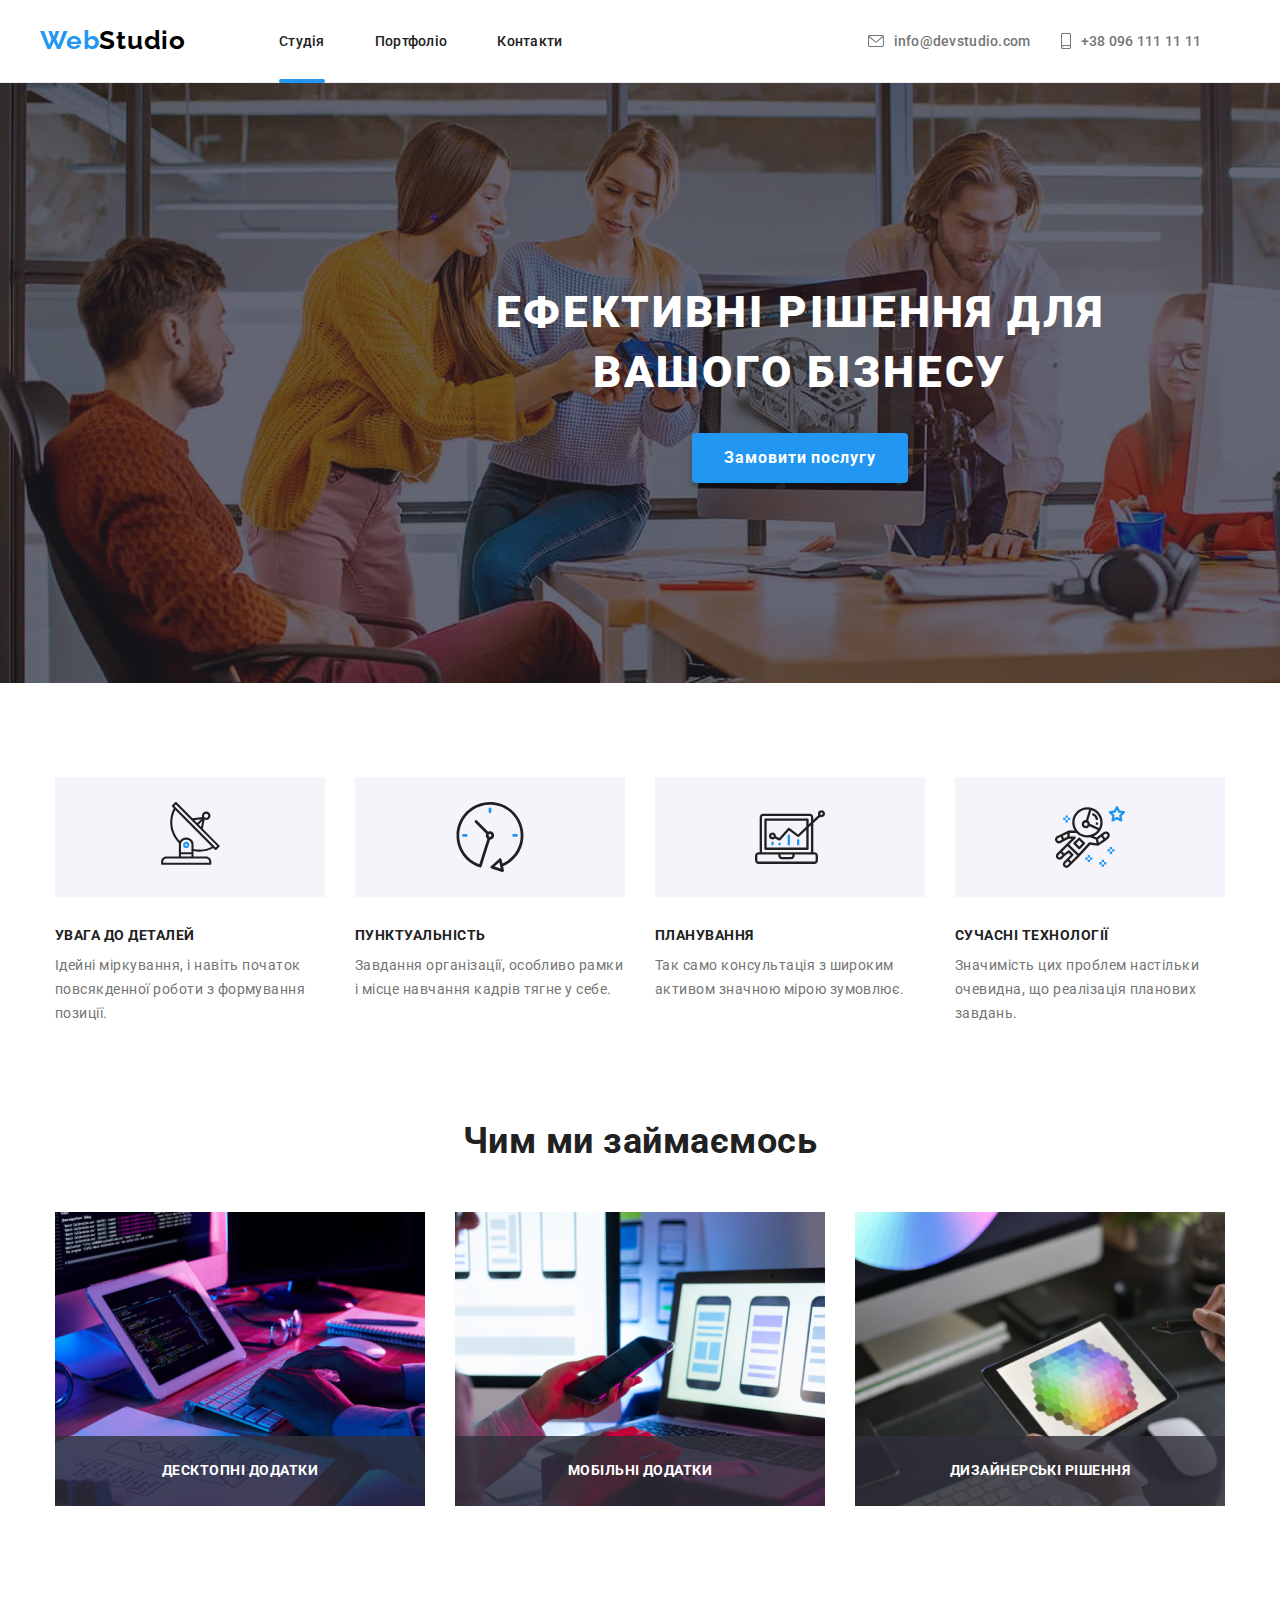
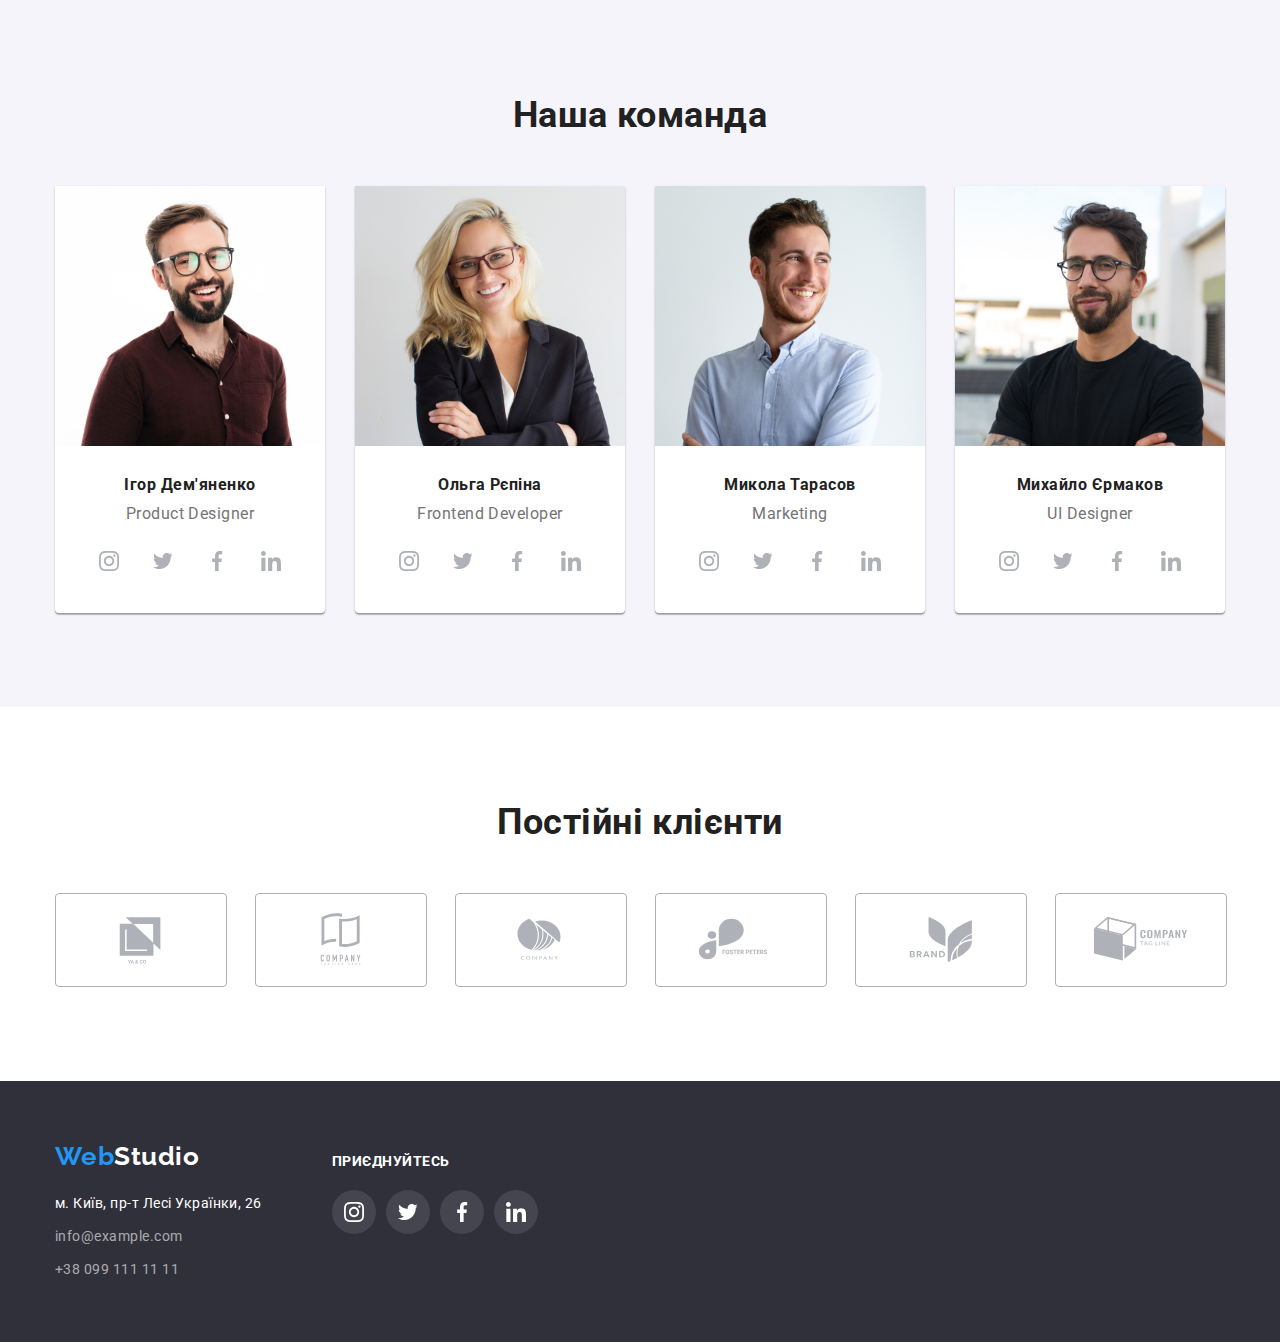
<file: index.html>
<!DOCTYPE html>
<html lang="uk">

<head>
  <meta charset="UTF-8" />
  <meta http-equiv="X-UA-Compatible" content="IE=edge" />
  <meta hero-iv-name="viewport" content="width=device-width, initial-scale=1.0" />
  <title>Головна</title>
  <link rel="preconnect" href="https://fonts.googleapis.com" />
  <link rel="preconnect" href="https://fonts.gstatic.com" crossorigin />
  <link href="https://fonts.googleapis.com/css2?family=Raleway:wght@700&family=Roboto:wght@400;500;700;900&display=swap"
    rel="stylesheet" />
  <link rel="stylesheet"
    href="https://cdnjs.cloudflare.com/ajax/libs/modern-normalize/1.1.0/modern-normalize.min.css" />
  <link rel="stylesheet" href="./css/styles.css" />
</head>

<body>
  <!--Шапка  сторінки-->
  <header class="line-border">
    <div class="container header-container">
      <a class="header-logo" href="index.html" title="Наш Логотип"><span class="header-logo-web">Web</span>Studio</a>
      <ul class="header-list">
        <li class="header-item">
          <a class="header-link-web current" href="./index.html" title="Наша Студія">Студія</a>
        </li>
        <li class="header-item">
          <a class="header-link-web" href="./portfolio.html" title="Наші проекти">Портфоліо</a>
        </li>
        <li class="header-item">
          <a class="header-link-web" href="./index.html" title="Наші контакти">Контакти</a>
        </li>
      </ul>
      <ul class="header-contact-list">
        <li class="header-contact-item">
          <a class="header-contact-link" href="mailto:info@devstudio.com">
            <svg class="header-mail-contact" width="16" height="12">
              <use href="./images/symbol-defs.svg#icon-envelope-hover-1"></use>
            </svg>
            info@devstudio.com
          </a>
        </li>
        <li class="header-contact-item">
          <a class="header-contact-link" href="tel:+380961111111">
            <svg class="header-tel-contact" width="10" height="16">
              <use href="./images/symbol-defs.svg#icon-smartphone1-1"></use>
            </svg>+38 096 111 11 11</a>
        </li>
      </ul>
    </div>
    </section>
  </header>
  <main>
    <section class="section hero">
      <div class="hero-container overlay">
        <h1 class="hero-text">Ефективні рішення для вашого бізнесу</h1>
        <button type="button" class="hero-btn" data-modal-open>
          Замовити послугу
        </button>
      </div>
    </section>

    <!-- Section I I   I -->

    <section class="section hero-ii">
      <!-- Заголовок, которого не будет видно -->

      <h2 class="hero-ii-text visually-hidden">Правила нашої работи</h2>

      <ul class="hero-ii-container">
        <li class="hero-ii-item">
          <svg class="equipment">
            <use href="./images/symbol-defs.svg#icon-antenna1"></use>
          </svg>
          <h3 class="hero-ii-title">УВАГА ДО ДЕТАЛЕЙ</h3>
          <p class="hero-ii-item-text">
            Ідейні міркування, і навіть початок повсякденної роботи з
            формування позиції.
          </p>
        </li>
        <li class="hero-ii-item">
          <svg class="equipment">
            <use href="./images/symbol-defs.svg#icon-clock1"></use>
          </svg>
          <h3 class="hero-ii-title">Пунктуальність</h3>
          <p class="hero-ii-item-text">
            Завдання організації, особливо рамки і місце навчання кадрів тягне
            у себе.
          </p>
        </li>
        <li class="hero-ii-item">
          <svg class="equipment">
            <use href="./images/symbol-defs.svg#icon-diagram1"></use>
          </svg>
          <h3 class="hero-ii-title">Планування</h3>
          <p class="hero-ii-item-text">
            Так само консультація з широким активом значною мірою зумовлює.
          </p>
        </li>
        <li class="hero-ii-item">
          <svg class="equipment">
            <use href="./images/symbol-defs.svg#icon-astronaut1-1"></use>
          </svg>

          <h3 class="hero-ii-title">Сучасні технології</h3>
          <p class="hero-ii-item-text">
            Значимість цих проблем настільки очевидна, що реалізація планових
            завдань.
          </p>
        </li>
      </ul>
      <!-- Section I I I -->
    </section>
    <section class="section hero-iii">
      <div class="container">
        <h2 class="hero-iii-title">Чим ми займаємось</h2>
        <ul class="container header-container">
          <li class="hero-iii-item">
            <div class="thumb">
              <img src="./images/box1.jpg" alt="Работа на планшеті" width="370" />
              <p class="hero-iii-desk">Десктопні додатки</p>
            </div>
          </li>
          <li class="hero-iii-item">
            <div class="thumb">
              <img src="./images/box2.jpg" alt="Перенесення даних з телефона на ноутбук" width="370" />
              <p class="hero-iii-desk">Мобільні додатки</p>
            </div>
          </li>
          <li class="hero-iii-item">
            <div class="thumb">
              <img src="./images/box3.jpg" alt="Выбір кольора на планшеті" width="370" />
              <p class="hero-iii-desk">Дизайнерські рішення</p>
            </div>
          </li>
        </ul>
    </section>
    </div>
    <section class="section hero-iv-team">
      <h2 class="hero-iii-title">Наша команда</h2>
      <div class="container">
        <ul class="container-team">
          <li class="hero-iv-item">
            <img src="./images/img1.jpg" alt="Портрет Ігоря" width="270" />
            <h3 class="hero-iv-name">Ігор Дем'яненко</h3>
            <p class="hero-iv-text">Product Designer</p>
            <ul class="social-list">
              <li>
                <a href="#" class="social-link">
                  <svg class="soc" width="20" height="20">
                    <use href="./images/symbol-defs.svg#icon-instagram-new"></use>
                  </svg>
                </a>
              </li>
              <li>
                <a href="#" class="social-link">
                  <svg class="soc" width="20" height="20">
                    <use href="./images/symbol-defs.svg#icon-twitter-2"></use>
                  </svg>
                </a>
              </li>
              <li>
                <a href="#" class="social-link">
                  <svg class="soc" width="20" height="20">
                    <use href="./images/symbol-defs.svg#icon-facebook-1"></use>
                  </svg>
                </a>
              </li>
              <li>
                <a href="#" class="social-link">
                  <svg class="soc" width="20" height="20">
                    <use href="./images/symbol-defs.svg#icon-linkedin-1"></use>
                  </svg>
                </a>
              </li>
            </ul>
          </li>
          <li class="hero-iv-item">
            <img src="./images/img2.jpg" alt="Портрет Ольги" width="270" />
            <h3 class="hero-iv-name">Ольга Рєпіна</h3>
            <p class="hero-iv-text">Frontend Developer</p>
            <ul class="social-list">
              <li>
                <a href="#" class="social-link">
                  <svg class="soc" width="20" height="20">
                    <use href="./images/symbol-defs.svg#icon-instagram-new"></use>
                  </svg>
                </a>
              </li>
              <li>
                <a href="#" class="social-link">
                  <svg class="soc" width="20" height="20">
                    <use href="./images/symbol-defs.svg#icon-twitter-2"></use>
                  </svg>
                </a>
              </li>
              <li>
                <a href="#" class="social-link">
                  <svg class="soc" width="20" height="20">
                    <use href="./images/symbol-defs.svg#icon-facebook-1"></use>
                  </svg>
                </a>
              </li>
              <li>
                <a href="#" class="social-link">
                  <svg class="soc" width="20" height="20">
                    <use href="./images/symbol-defs.svg#icon-linkedin-1"></use>
                  </svg>
                </a>
              </li>
            </ul>
          </li>
          <li class="hero-iv-item">
            <img src="./images/img3.jpg" alt="Портрет Миколи" width="270" />
            <h3 class="hero-iv-name">Микола Тарасов</h3>
            <p class="hero-iv-text">Marketing</p>
            <ul class="social-list">
              <li>
                <a href="#" class="social-link">
                  <svg class="soc" width="20" height="20">
                    <use href="./images/symbol-defs.svg#icon-instagram-new"></use>
                  </svg>
                </a>
              </li>
              <li>
                <a href="#" class="social-link">
                  <svg class="soc" width="20" height="20">
                    <use href="./images/symbol-defs.svg#icon-twitter-2"></use>
                  </svg>
                </a>
              </li>
              <li>
                <a href="#" class="social-link">
                  <svg class="soc" width="20" height="20">
                    <use href="./images/symbol-defs.svg#icon-facebook-1"></use>
                  </svg>
                </a>
              </li>
              <li>
                <a href="#" class="social-link">
                  <svg class="soc" width="20" height="20">
                    <use href="./images/symbol-defs.svg#icon-linkedin-1"></use>
                  </svg>
                </a>
              </li>
            </ul>
          </li>
          <li class="hero-iv-item">
            <img src="./images/img4.jpg" alt="Портрет Михайла" width="270" />
            <h3 class="hero-iv-name">Михайло Єрмаков</h3>
            <p class="hero-iv-text">UI Designer</p>
            <ul class="social-list">
              <li>
                <a href="#" class="social-link">
                  <svg class="soc" width="20" height="20">
                    <use href="./images/symbol-defs.svg#icon-instagram-new"></use>
                  </svg>
                </a>
              </li>
              <li>
                <a href="#" class="social-link">
                  <svg class="soc" width="20" height="20">
                    <use href="./images/symbol-defs.svg#icon-twitter-2"></use>
                  </svg>
                </a>
              </li>
              <li>
                <a href="#" class="social-link">
                  <svg class="soc" width="20" height="20">
                    <use href="./images/symbol-defs.svg#icon-facebook-1"></use>
                  </svg>
                </a>
              </li>
              <li>
                <a href="#" class="social-link">
                  <svg class="soc" width="20" height="20">
                    <use href="./images/symbol-defs.svg#icon-linkedin-1"></use>
                  </svg>
                </a>
              </li>
            </ul>
          </li>
        </ul>
    </section>
    </div>
    <section class="section">
      <h2 class="hero-iii-title">Постійні клієнти</h2>
      <div class="container">
        <ul class="clients-list">
          <li class="clients-item">
            <a href="#" class="main-clients">
              <svg class="clients" width="170" height="92">
                <use href="./images/symbol-defs.svg#icon-Logo-5"></use>
              </svg>
            </a>
          </li>
          <li class="clients-item">
            <a href="#" class="main-clients">
              <svg class="clients" width="170" height="92">
                <use href="./images/symbol-defs.svg#icon-Logo-6"></use>
              </svg>
            </a>
          </li>
          <li class="clients-item">
            <a href="#" class="main-clients">
              <svg class="clients" width="170" height="92">
                <use href="./images/symbol-defs.svg#icon-Logo-7"></use>
              </svg>
            </a>
          </li>
          <li class="clients-item" >
            <a href="#" class="main-clients">
              <svg class="clients" width="170" height="92">
                <use href="./images/symbol-defs.svg#icon-Logo-8"></use>
              </svg>
            </a>
          </li>
          <li class="clients-item">
            <a href="#" class="main-clients">
              <svg class="clients" width="170" height="92">
                <use href="./images/symbol-defs.svg#icon-Logo-9"></use>
              </svg>
            </a>
          </li>
          <li class="clients-item">
            <a href="#" class="main-clients">
              <svg class="clients" width="170" height="92">
                <use href="./images/symbol-defs.svg#icon-Logo-10"></use>
              </svg>
            </a>
          </li>
        </ul>
      </div>
    </section>
  </main>
  <footer class="footer-studio">
    <div class="container main-footer">
      <div class="footer-container">
        <a class="footer-text" href="./index.html" title="Наш Логотип"><span
            class="header-logo-web">Web</span>Studio</a>
        <ul class="footer-address">
          <li class="footer-item">
            <a class="footer-map" href="https://google.maps/" rel="noopener noreferrer">
              м. Київ, пр-т Лесі Українки, 26</a>
          </li>
          <li class="footer-item">
            <a class="footer-link" href="mailto:info@example.com">info@example.com</a>
          </li>
          <li class="footer-item">
            <a class="footer-link" href="tel:+380991111111">+38 099 111 11 11</a>
          </li>
        </ul>
      </div>
      <div class="last-footer">
        <h3 class="footer-title">приєднуйтесь</h3>
        <ul class="footer-social-list">
          <li>
            <a href="#" class="footer-social-link">
              <svg class="footer-soc" width="20" height="20">
                <use href="./images/symbol-defs.svg#icon-instagram-new"></use>
              </svg>
            </a>
          </li>
          <li>
            <a href="#" class="footer-social-link">
              <svg class="footer-soc" width="20" height="20">
                <use href="./images/symbol-defs.svg#icon-twitter-2"></use>
              </svg>
            </a>
          </li>
          <li>
            <a href="#" class="footer-social-link">
              <svg class="footer-soc" width="20" height="20">
                <use href="./images/symbol-defs.svg#icon-facebook-1"></use>
              </svg>
            </a>
          </li>
          <li>
            <a href="#" class="footer-social-link">
              <svg class="footer-soc" width="20" height="20">
                <use href="./images/symbol-defs.svg#icon-linkedin-1"></use>
              </svg>
            </a>
          </li>
        </ul>
      </div>
    </div>
  </footer>
  <div class="backdrop is-hidden" data-modal>
    <div class="modal">      
        <div class="modal-button-close">
          <button type="button" class="modal-close" data-modal-close>
        <svg class="icon-modul" width="11" height="11">
          <use href="./images/symbol-defs.svg#icon-x-icon-modal"></use>
        </svg>
        </button>
    </div>
        
      
    </div>
  </div>
  <script src="./js/modal.js"></script>
</body>

</html>
</file>
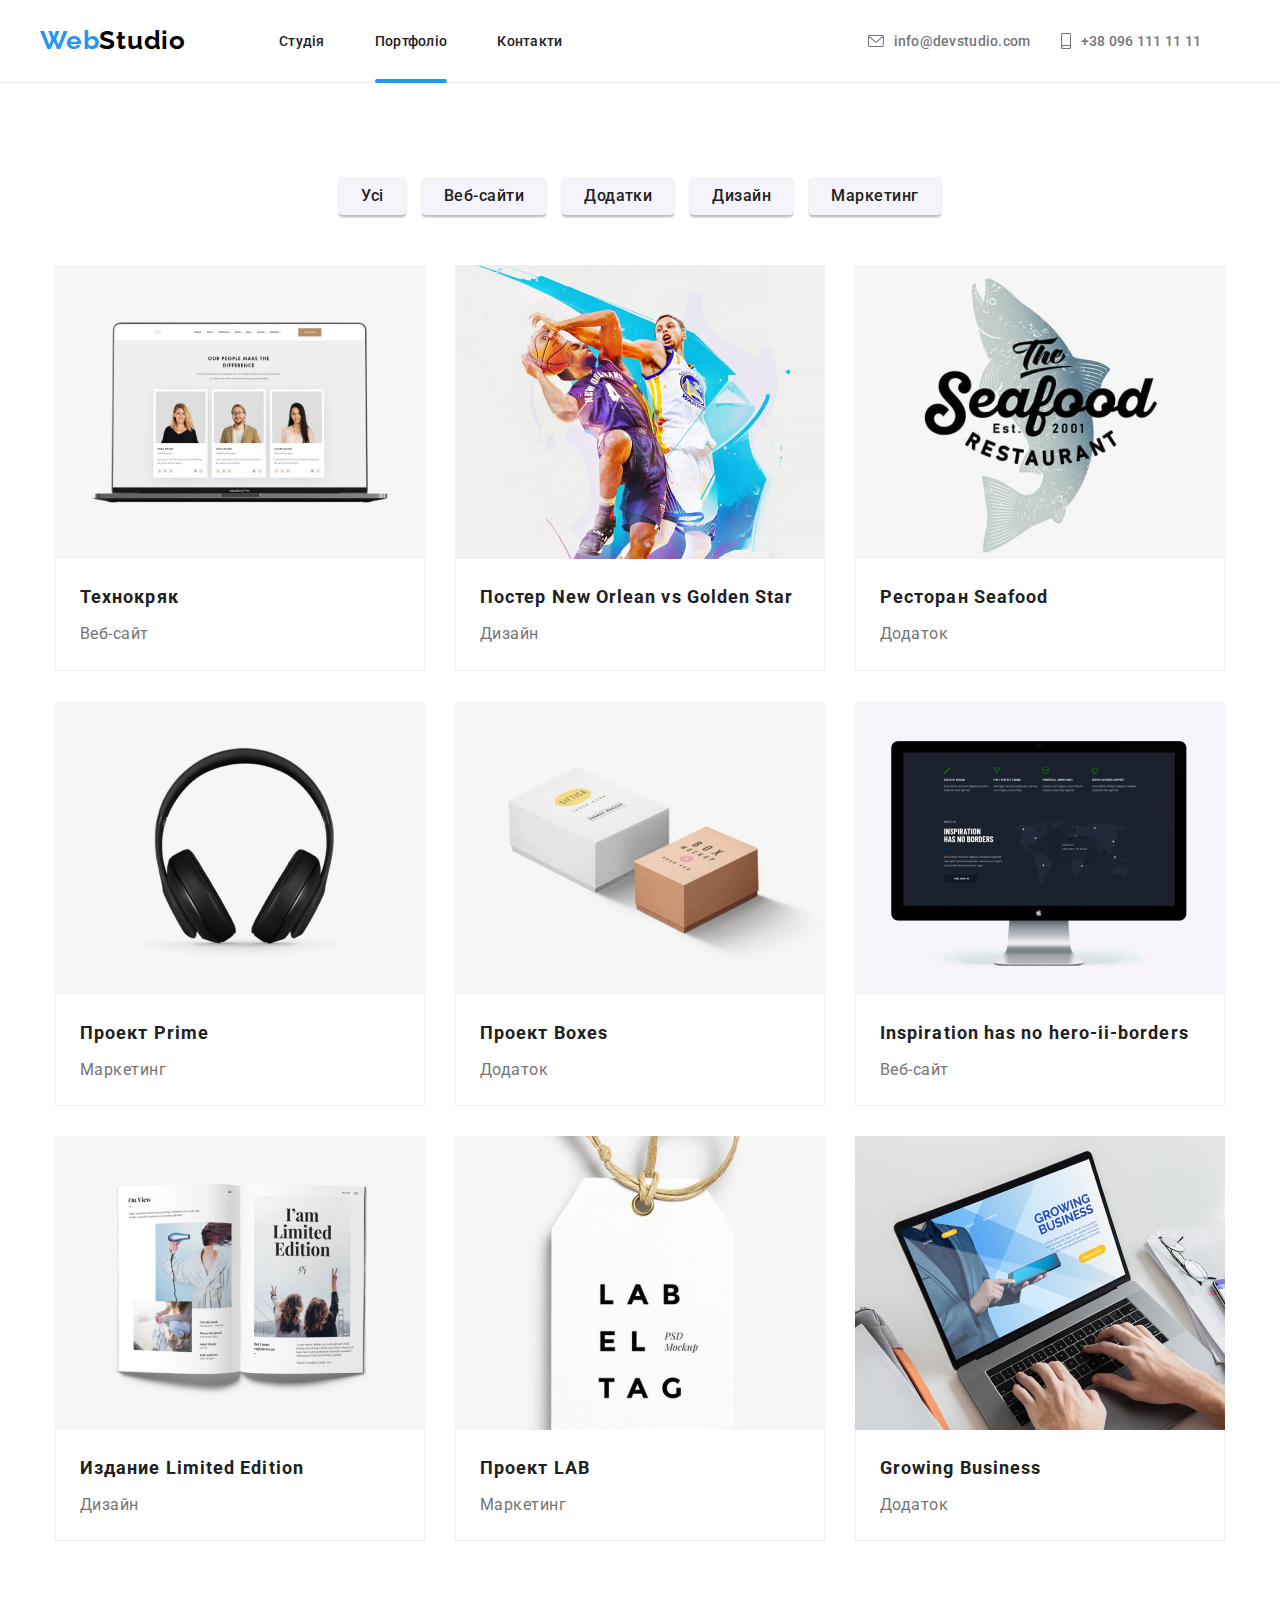
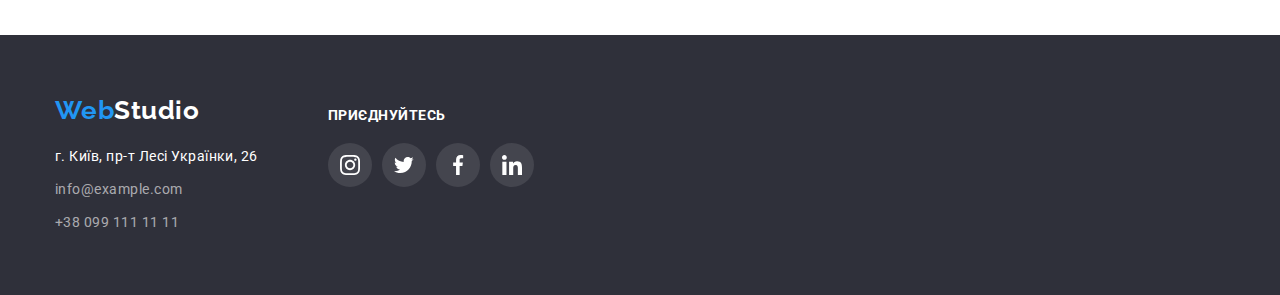
<file: portfolio.html>
<!DOCTYPE html>
<html lang="uk">
  <head>
    <meta charset="UTF-8" />
    <meta http-equiv="X-UA-Compatible" content="IE=edge" />
    <meta hero-iv-name="viewport" content="width=device-width, initial-scale=1.0" />
    <title>Головна</title>
    <link rel="preconnect" href="https://fonts.googleapis.com" />
    <link rel="preconnect" href="https://fonts.gstatic.com" crossorigin />
    <link
      href="https://fonts.googleapis.com/css2?family=Raleway:wght@700&family=Roboto:wght@400;500;700;900&display=swap"
      rel="stylesheet"
    />
    <link
      rel="stylesheet"
      href="https://cdnjs.cloudflare.com/ajax/libs/modern-normalize/1.1.0/modern-normalize.min.css"
    />
    <link rel="stylesheet" href="./css/styles.css" />
  </head>
  <body>
    <!--Шапка  сторінки-->
    <header class="line-border">
             <div class="container header-container">
          <a class="header-logo" href="index.html" title="Наш Логотип"
            ><span class="header-logo-web">Web</span>Studio</a
          >
          <ul class="header-list">
            <li class="header-item">
              <a class="header-link-web" href="./index.html" title="Наша Студія">Студія</a>
            </li>
            <li class="header-item">
              <a class="header-link-web current" href="./portfolio.html" title="Наші проекти">Портфоліо</a>
            </li>
            <li class="header-item">
              <a class="header-link-web" href="./index.html" title="Наші контакти">Контакти</a>
            </li>
          </ul>
          <ul class="header-contact-list">
            <li class="header-contact-item">
              <a class="header-contact-link" href="mailto:info@devstudio.com">
                <svg class="header-mail-contact" width="16" height="12">
                  <use href="./images/symbol-defs.svg#icon-envelope-hover-1"></use>
                </svg>
                info@devstudio.com
              </a>
            </li>
            <li class="header-contact-item">
              <a class="header-contact-link" href="tel:+380961111111">
                <svg class="header-tel-contact" width="10" height="16">
                  <use href="./images/symbol-defs.svg#icon-smartphone1-1"></use></svg
                >+38 096 111 11 11</a
              >
            </li>
          </ul>
        </div>
      </section>
    </header>
  <main>
    <section class="section">
      
      <h1 class="hero-port visually-hidden">Головна секція</h1>
    <div class="container">
      <ul class="header-container-port">
        <li class="hero-port-item"><button type="button" class="hero-port-btn">Усі</button></li>
        <li class="hero-port-item"><button type="button" class="hero-port-btn">Веб-сайти</button></li>
        <li class="hero-port-item"><button type="button" class="hero-port-btn">Додатки</button></li>
        <li class="hero-port-item"><button type="button" class="hero-port-btn">Дизайн</button></li>
        <li class="hero-port-item"><button type="button" class="hero-port-btn">Маркетинг</button></li>
      </ul>
      <!-- <section class="hero-ii-port"> -->
      <ul class="hero-ii-port-container">
        <li class="hero-ii-port-item">
          <div class="thumb-port">
          <img src="./images/img5.jpg" alt="Сайт ТЕХНОКРЯК" width="370" />
          <p class="hero-ii-port-move">Ресурс пропонує комплексні пропозиції 
            з різним рівнем функціоналу та сервісів. Все це дозволить відвідувачу
             отримати вичерпні відомості про компанію чи приватну особу.</p>
          </div>
          <div class="hero-ii-border">
            <h2 class="hero-ii-port-title">Технокряк</h2>
            <p class="hero-ii-port-text">Веб-сайт</p>
          </div>
        </li>
        <li class="hero-ii-port-item">
          <div class="thumb-port">
             <img src="./images/img6.jpg" alt="Постер New Orlean vs Golden Star" width="370" />
               <p class="hero-ii-port-move">Ресурс пропонує комплексні пропозиції 
            з різним рівнем функціоналу та сервісів. Все це дозволить відвідувачу
             отримати вичерпні відомості про компанію чи приватну особу.</p>
          </div>
          <div class="hero-ii-border">
            <div class="thumb-port">
            <h2 class="hero-ii-port-title">Постер New Orlean vs Golden Star</h2>
            <p class="hero-ii-port-text">Дизайн</p>
          </div>
        </li>
        <li class="hero-ii-port-item">
          <div class="thumb-port">
          <img src="./images/img7.jpg" alt="Ресторан Seafood" width="370" />
          <p class="hero-ii-port-move">Ресурс пропонує комплексні пропозиції 
            з різним рівнем функціоналу та сервісів. Все це дозволить відвідувачу
             отримати вичерпні відомості про компанію чи приватну особу.</p>
          </div>
          <div class="hero-ii-border">
            <h2 class="hero-ii-port-title">Ресторан Seafood</h2>
            <p class="hero-ii-port-text">Додаток</p>
          </div>
        </li>
        <li class="hero-ii-port-item">
          <div class="thumb-port">
          <img src="./images/img8.jpg" alt="Проект Prime" width="370" />
          <p class="hero-ii-port-move">Ресурс пропонує комплексні пропозиції 
            з різним рівнем функціоналу та сервісів. Все це дозволить відвідувачу
             отримати вичерпні відомості про компанію чи приватну особу.</p>
          </div>
          <div class="hero-ii-border">
            <h2 class="hero-ii-port-title">Проект Prime</h2>
            <p class="hero-ii-port-text">Маркетинг</p>
          </div>
        </li>
        <li class="hero-ii-port-item">
          <div class="thumb-port">
          <img src="./images/img9.jpg" alt="Проект Boxes" width="370" />
          <p class="hero-ii-port-move">Ресурс пропонує комплексні пропозиції 
            з різним рівнем функціоналу та сервісів. Все це дозволить відвідувачу
             отримати вичерпні відомості про компанію чи приватну особу.</p>
          </div>
          <div class="hero-ii-border">
            <h2 class="hero-ii-port-title">Проект Boxes</h2>
            <p class="hero-ii-port-text">Додаток</p>
          </div>
        </li>
        <li class="hero-ii-port-item">
          <div class="thumb-port">
          <img src="./images/img10.jpg" alt="Inspiration has no Borders" width="370" />
          <p class="hero-ii-port-move">Ресурс пропонує комплексні пропозиції 
            з різним рівнем функціоналу та сервісів. Все це дозволить відвідувачу
             отримати вичерпні відомості про компанію чи приватну особу.</p>
          </div>
          <div class="hero-ii-border">
            <h2 class="hero-ii-port-title">Inspiration has no hero-ii-borders</h2>
            <p class="hero-ii-port-text">Веб-сайт</p>
          </div>
        </li>
        <li class="hero-ii-port-item">
          <div class="thumb-port">
          <img src="./images/img11.jpg" alt="Видання Limited Edition" width="370" />
          <p class="hero-ii-port-move">Ресурс пропонує комплексні пропозиції 
            з різним рівнем функціоналу та сервісів. Все це дозволить відвідувачу
             отримати вичерпні відомості про компанію чи приватну особу.</p>
          </div>
          <div class="hero-ii-border">
            <h2 class="hero-ii-port-title">Издание Limited Edition</h2>
            <p class="hero-ii-port-text">Дизайн</p>
          </div>
        </li>
        <li class="hero-ii-port-item">
          <div class="thumb-port">
          <img src="./images/img12.jpg" alt="Проект LAB" width="370" />
          <p class="hero-ii-port-move">Ресурс пропонує комплексні пропозиції 
            з різним рівнем функціоналу та сервісів. Все це дозволить відвідувачу
             отримати вичерпні відомості про компанію чи приватну особу.</p>
          </div>
          <div class="hero-ii-border">
            <h2 class="hero-ii-port-title">Проект LAB</h2>
            <p class="hero-ii-port-text">Маркетинг</p>
          </div>
        </li>
        <li class="hero-ii-port-item">
          <div class="thumb-port">
          <img src="./images/img13.jpg" alt="Growing Business" width="370" />
          <p class="hero-ii-port-move">Ресурс пропонує комплексні пропозиції 
            з різним рівнем функціоналу та сервісів. Все це дозволить відвідувачу
             отримати вичерпні відомості про компанію чи приватну особу.</p>
          </div>
          <div class="hero-ii-border">
            <h2 class="hero-ii-port-title">Growing Business</h2>
            <p class="hero-ii-port-text">Додаток</p>
          </div>
        </li>
      </ul>
      </div>
    </section>
  </main>
   <footer class="footer-studio">
      <div class="container main-footer">
        <div class="footer-container">
          <a class="footer-text" href="./index.html" title="Наш Логотип"
            ><span class="header-logo-web">Web</span>Studio</a
          >
          <ul class="footer-address">
            <li class="footer-item">
              <a class="footer-map" href="https://google.maps/" rel="noopener noreferrer">
                г. Київ, пр-т Лесі Українки, 26</a
              >
            </li>
            <li class="footer-item">
              <a class="footer-link" href="mailto:info@example.com">info@example.com</a>
            </li>
            <li class="footer-item">
              <a class="footer-link" href="tel:+380991111111">+38 099 111 11 11</a>
            </li>
          </ul>
        </div>
        <div class="last-footer">
          <h3 class="footer-title">приєднуйтесь</h3>
          <ul class="footer-social-list">
            <li>
              <a href="#" class="footer-social-link">
                <svg class="footer-soc" width="20" height="20">
                  <use href="./images/symbol-defs.svg#icon-instagram-new"></use>
                </svg>
              </a>
            </li>
            <li>
              <a href="#" class="footer-social-link">
                <svg class="footer-soc" width="20" height="20">
                  <use href="./images/symbol-defs.svg#icon-twitter-2"></use>
                </svg>
              </a>
            </li>
            <li>
              <a href="#" class="footer-social-link">
                <svg class="footer-soc" width="20" height="20">
                  <use href="./images/symbol-defs.svg#icon-facebook-1"></use>
                </svg>
              </a>
            </li>
            <li>
              <a href="#" class="footer-social-link">
                <svg class="footer-soc" width="20" height="20">
                  <use href="./images/symbol-defs.svg#icon-linkedin-1"></use>
                </svg>
              </a>
            </li>
          </ul>
        </div>
      </div>
    </footer>
    <div class="backdrop is-hidden" data-modal>
      <div class="modal">
        <button class="button-close" data-modal-close>X</button>
      </div>
    </div>
    <script src="./js/modal.js"></script>
  </body>
</html>
</file>
<file: css/styles.css>
/* Цвет основы и цветoвая гамма страницы */

html {
  box-sizing: border-box;
}

*,
*::before *::after {
  box-sizing: inherit;
}

* {
  text-decoration: none;
  list-style: none;
}

h1,
h2,
h3,
h4,
p,
ul {
  margin: 0;
  padding: 0;
}

ul,
ol {
  margin-top: 0;
  margin-bottom: 0;
  padding-left: 0;
}

:root {
  --text-color: #757575;
  --title-color: #212121;
  --color-blue: #2196f3;
  --color-white: #ffffff;
  --color-black: #000000;
  --color-red: #990909;
  --color-footer: #2f303a;
  --color-whitesemi: rgba(255, 255, 255, 0.6);
  --color-button-grey: #f5f4fa;
  --color-button-blue: #188ce8;
}

/* Основные шрифт, цвет шр ифта и др. */

body {
  background-color: #ffffff;
  color: var(--title-color);
  font-family: Roboto, sans-serif;
  font-weight: 500;
  letter-spacing: 0.03em;
}

/* Полезное правило для удаления атрибутов в списке */

/* 
.list {
list-style: none;
} */

/* Корисна вставка:  */

img {
  display: block;
  max-width: 100%;
}

.container {
  /* display: flex;
  align-items: center;
  justify-content: center; */
  max-width: 1200px;
  width: 100%;
  padding: 0 15px;
  margin: 0 auto;
}

.clients-item {
  display: flex;
  justify-self: center;
  min-width: 170px;
  max-width: 170px;
}

.section {
  padding-top: 94px;
  padding-bottom: 94px;
}

.line-border {
  /* padding: 25px 0; */
  border-bottom: 1px solid #ececec;
  margin: 0 auto;
}

.header-link-web {
  display: block;
  position: relative;
  padding: 33px 0;
  color: var(--title-color);
  font-family: Roboto;
  font-weight: 500;
  font-size: 14px;
  line-height: 1.17;
  letter-spacing: 0.02em;
  cursor: pointer;
  transition: color 250ms cubic-bezier(0.4, 0, 0.2, 1);
}

.header-link-web:hover,
.header-link-web:focus {
  color: var(--color-blue);
}

.current::after {
  position: absolute;
  left: 0;
  display: block;
  content: "";
  height: 4px;
  width: 100%;
  bottom: -1px;
  background-color: var(--color-blue);
  border-radius: 2px;
}

/* .header-container {
  justify-content: center;
  margin-bottom: 25px;
} */

.header-container-port {
  display: flex;
  margin-bottom: 50px;
  align-items: center;
  justify-content: center;
  gap: 8px;
}
.header-logo {
  display: block;
  padding-top: 25px;
  margin-right: 93px;
  color: var(--color-black);
  font-family: Raleway;
  font-weight: 700;
  font-size: 26px;
  line-height: 1.17;
  letter-spacing: 0.03em;
}
.header-logo-web {
  color: var(--color-blue);
  font-family: Raleway;
  font-weight: 700;
  font-size: 26px;
  line-height: 1.17;
  letter-spacing: 0.03em;
}
.header-list {
  display: flex;
  margin-right: 305px;
  justify-content: flex-start;
  gap: 50px;
}
.header-list .header-link:active {
  color: var(--color-blue);
}

.header-contact-list {
  display: flex;
  justify-content: flex-end;
}

.header-contact-item {
  display: flex;
  align-items: center;
  justify-content: space-between;
}

.header-contact-link {
  display: flex;
  align-items: center;
  color: var(--text-color);
  font-size: 14px;
  line-height: 1.17;
  letter-spacing: 0.02em;
  cursor: pointer;
  transition: color 250ms cubic-bezier(0.4, 0, 0.2, 1);
}

.header-contact-item:not(:last-child) {
  margin-right: 30px;
}

.header-mail-contact {
  margin-right: 10px;
  fill: var(--text-color);
  transition: fill 250ms cubic-bezier(0.4, 0, 0.2, 1);
}

.header-tel-contact {
  margin-right: 10px;
  fill: var(--text-color);
  transition: fill 250ms cubic-bezier(0.4, 0, 0.2, 1);
}

.header-contact-link:hover,
.header-contact-link:focus {
  color: var(--color-blue);
}

.header-contact-link:hover .header-mail-contact,
.header-contact-link:focus .header-mail-contact {
  fill: var(--color-blue);
}

.header-contact-link:hover .header-tel-contact,
.header-contact-link:focus .header-tel-contact {
  fill: var(--color-blue);
}

.overlay {
  margin-left: 0;
  margin-right: auto;
  max-width: 1600px;
  height: 600px;
  background-color: #c4c4c4;
  background-image: linear-gradient(
      to right,
      rgba(47, 48, 58, 0.4),
      rgba(47, 48, 58, 0.4)
    ),
    url("../images/img14.jpg");
  background-size: contain;
  background-position: center;
}

.hero {
  padding-top: 0;
  height: 600px;
  text-align: center;
  background-color: var(--color-footer);
  margin: 0 auto 0;
  width: 1600px;
}
.hero-container {
  display: block;
}
.hero-text {
  padding-top: 200px;
  margin: 0 auto 30px;
  width: 696px;
  text-align: center;
  justify-content: center;
  color: var(--color-white);
  font-weight: 900;
  font-size: 44px;
  line-height: 1.36;
  text-transform: uppercase;
  letter-spacing: 0.06em;
}
.hero-btn {
  display: inline-block;
  min-width: 200px;
  padding: 10px 32px;
  border-radius: 4px;
  box-shadow: 0px 4px 4px rgba(0, 0, 0, 0.15);
  background-color: var(--color-blue);
  color: var(--color-white);
  font-family: Roboto;
  font-weight: 700;
  font-size: 16px;
  line-height: 1.88;
  letter-spacing: 0.06em;
  cursor: pointer;
  border: none;
  box-shadow: 0px 4px 4px rgba(0, 0, 0, 0.25);
  transition: background-color 250ms cubic-bezier(0.4, 0, 0.2, 1);
}
.hero-btn:hover,
.hero-btn:focus {
  background-color: var(--color-button-blue);
}
.hero-ii {
  padding-top: 0;
  margin: 0 auto 0;
  text-align: center;
  /* width: 1600px; */
}
.hero-ii-container {
  padding-top: 0;
  justify-content: center;
  display: flex;
  padding-top: 94px;
  gap: 30px;
}
.hero-ii-item {
  display: block;
  padding-bottom: 0;
  gap: 30px;
  width: 270px;
}

.equipment {
  display: block;
  padding: 25px 100px 25px;
  width: 270px;
  height: 120px;
  background-position: center;
  background-color: var(--color-button-grey);
  background-size: contain;
  margin-bottom: 30px;
}

.social-list-container {
  display: flex;
  justify-content: center;
}
.hero-ii-title {
  text-align: left;
  margin-bottom: 10px;
  color: var(--title-color);
  font-weight: 700;
  font-size: 14px;
  line-height: 1.17;
  text-transform: uppercase;
}
.hero-ii-item-text {
  text-align: left;
  color: var(--text-color);
  font-weight: 400;
  font-size: 14px;
  line-height: 1.71;
}
.hero-iii {
  padding-top: 0;
  margin: 0 auto;
  text-align: center;
}

.hero-iii-item {
  display: block;
  margin: 0 auto;
  text-align: center;
}

.hero-iii-desk {
  display: flex;
  position: absolute;
  bottom: 0;
  left: 0;
  width: 370px;
  height: 70px;
  align-items: center;
  justify-content: center;
  background-color: rgba(47, 48, 58, 0.8);
  color: var(--color-white);
  font-weight: 700;
  font-size: 14px;
  line-height: 1.17;
  text-transform: uppercase;
}

.hero-iii-title {
  margin-bottom: 50px;
  color: var(--title-color);
  font-weight: 700;
  font-size: 36px;
  line-height: 1.17;
  text-align: center;
}
.hero-iii-item:not(:last-child) {
  margin-right: 30px;
}
.container.header-container {
  display: flex;
  /* margin-top: 50px; */
  padding: 0 0;
}

.container-team {
  display: flex;
  justify-content: space-between;
  align-items: flex-start;
  /* margin-bottom: 60px; */
}

.hero-iv-team {
  margin: 0 auto;
  text-align: center;
  /* width: 1600px; */
  background-color: var(--color-button-grey);
}
.hero-iv-item {
  padding: 0;
  text-align: center;
}
.hero-iv-item {
  border-radius: 0px 0px 4px 4px;
  background-color: #ffffff;
  box-shadow: 0px 1px 3px rgba(0, 0, 0, 0.12), 0px 1px 1px rgba(0, 0, 0, 0.14),
    0px 2px 1px rgba(0, 0, 0, 0.2);
}
.hero-iv-worker {
  display: block;
  width: 270px;
  text-align: center;
}
.hero-iv-name {
  padding-top: 30px;
  margin-bottom: 10px;
  color: var(--title-color);
  font-size: 16px;
  line-height: 1.17;
}
.social-list {
  display: flex;
  justify-content: center;
  gap: 10px;
}
.soc {
  fill: #afb1b8;
  transition: fill 250ms cubic-bezier(0.4, 0, 0.2, 1);
}
.social-link {
  display: flex;
  width: 44px;
  height: 44px;
  align-items: center;
  justify-content: center;
  background-color: var(--color-white);
  border-radius: 50%;
  margin-bottom: 30px;
  cursor: pointer;
  transition: background-color 250ms cubic-bezier(0.4, 0, 0.2, 1);
}

.social-link:hover,
.social-link:focus {
  background-color: var(--color-blue);
}

.social-link:hover .soc,
.social-link:focus .soc {
  fill: var(--color-white);
}

.clients {
  display: flex;
  padding: 16px 32px;
  background-position: center;
  background-size: contain;
  fill: #afb1b8;
  cursor: pointer;
  transition: fill 250ms cubic-bezier(0.4, 0, 0.2, 1);
}
.clients:hover,
.clients:focus {
  fill: var(--color-blue);
}
.main-clients {
  display: flex;
  border: 1px solid #afb1b8;
  border-radius: 4px;
  transition: border 250ms cubic-bezier(0.4, 0, 0.2, 1);
}
.main-clients:hover,
.main-clients:focus {
  border: 1px solid var(--color-blue);
}

.clients-list {
  display: flex;
  justify-content: center;
  gap: 30px;
  margin: 0;
}

.hero-iv-text {
  margin-bottom: 16px;
  color: var(--text-color);
  font-weight: 400;
  font-size: 16px;
  line-height: 1.17;
}
.hero-iv-soc {
  display: flex;
  margin-bottom: 30px;
  width: 206px;
  height: 44px;
  outline: 2px solid blue;
  background-size: contain;
  background-position: center;
  align-items: baseline;
  hero-iv-soc 
  justify-content: center;
}

footer {
  margin: 0 auto;
  text-align: left;
  background-color: var(--color-footer);
}

.footer-studio {
  padding-top: 60px;
  padding-bottom: 60px;
}
.footer-text {
  display: block;
  text-align: left;
  /* padding-top: 60px; */
  margin-bottom: 20px;
  color: var(--color-white);
  font-family: Raleway;
  font-weight: 700;
  font-size: 26px;
  line-height: 1.11;
  font-style: normal;
}
.footer-container {
  display: block;
}
.footer-item {
  display: block;
}

.footer-container .footer-item:not(:last-child) {
  margin-bottom: 9px;
}

.footer-map {
  display: block;
  text-align: left;
  color: var(--color-white);
  font-weight: 400;
  font-size: 14px;
  line-height: 1.71;
  font-style: normal;
  transition: color 250ms cubic-bezier(0.4, 0, 0.2, 1);
}

.footer-map:hover,
.footer-map:focus {
  color: var(--color-blue);
}
.main-footer {
  display: flex;
  align-items: flex-start;
  justify-content: left;
}

.last-footer {
  display: block;
  padding-top: 12px;
  /* padding-bottom: 100px; */
  margin-left: 70px;
}

.footer-link {
  display: block;
  text-align: left;
  color: var(--color-whitesemi);
  font-weight: 400;
  font-size: 14px;
  line-height: 1.71;
  text-decoration-line: none;
  font-style: normal;
  cursor-pointer;
  transition: color 250ms cubic-bezier(0.4, 0, 0.2, 1);
}
.footer-link:hover,
.footer-link:focus {
  color: var(--color-blue);
}
.footer-title {
  text-align: left;
  margin-bottom: 20px;
  color: var(--color-white);
  font-weight: 700;
  font-size: 14px;
  line-height: 1.17;
  text-transform: uppercase;
}
.footer-social-list {
  /* padding-bottom: 100px; */
  display: flex;
  justify-content: center;
  gap: 10px;
}
.footer-soc {
  fill: var(--color-white);
}
.footer-social-link {
  display: flex;
  width: 44px;
  height: 44px;
  align-items: center;
  justify-content: center;
  background-color: rgba(255, 255, 255, 0.1);
  border-radius: 50%;
  cursor: pointer;
  transition: background-color 250ms cubic-bezier(0.4, 0, 0.2, 1);
}

.footer-social-link:hover,
.footer-social-link:focus {
  background-color: var(--color-blue);
}
.footer-social-link:hover .footer-soc,
.footer-social-link:focus .footer-soc {
  fill: var(--color-white);
}

.hero-port-list {
  display: flex;
  justify-content: center;
  border: none;
}
.hero-port-item {
  color: var(--title-color);
  font-weight: 500;
  font-size: 16px;
  line-height: 1.63;
  letter-spacing: 0.03em;
  cursor: pointer;
  border-radius: 4px;
  border: none;
}
.hero-port-item:not(:last-child) {
  margin-right: 8px;
  background-color: var(--color-button-grey);
}
.hero-port-btn {
  padding: 6px 22px;
  background-color: var(--color-button-grey);
  color: var(--title-color);
  font-family: Roboto;
  font-weight: 500;
  font-size: 16px;
  line-height: 1.63;
  letter-spacing: 0.03em;
  box-shadow: 0px 3px 1px rgba(0, 0, 0, 0.1), 0px 1px 2px rgba(0, 0, 0, 0.08),
    0px 2px 2px rgba(0, 0, 0, 0.12);
  border-radius: 4px;
  border: none;
  cursor: pointer;
  transition: background-color 250ms cubic-bezier(0.4, 0, 0.2, 1),
  color 250ms cubic-bezier(0.4, 0, 0.2, 1);
}
.hero-port-btn:hover,
.hero-port-btn:focus {
  background-color: var(--color-button-blue);
  color: var(--color-white);
}
.hero-ii-port {
  padding: 0;
  margin: 0 auto;
  text-align: center;
  width: 1600px;
}
.hero-ii-port-container {
  display: flex;
  flex-wrap: wrap;
  /* padding-top: 50px; */

  /* margin: 0 auto; */
}
.hero-ii-port-item {
  margin-right: 30px;
  margin-bottom: 30px;
  width: 370px;
  text-align: left;
  box-shadow: 0px 4px 4px 0px rgba(0, 0, 0, 0);
  transition: box-shadow 250ms cubic-bezier(0.4, 0, 0.2, 1);
}

.hero-ii-port-item:hover,
.hero-ii-port-item:focus {
  box-shadow: 0px 4px 4px 0px rgba(0, 0, 0, 0.25);
}

.hero-ii-port-item:nth-child(3n) {
  margin-right: 0;
}
.hero-ii-port-item:nth-last-child(-n + 3) {
  margin-bottom: 0;
}

.thumb-port {
  position: relative;
  overflow: hidden;
}

.hero-ii-port-move {
  display: flex;
  position: absolute;
  padding: 63px 24px;
  top: 0;
  left: 0;
  width: 370px;
  height: 294px;
  align-items: center;
  justify-content: center;
  background: rgba(33, 150, 243, 0.9);
  color: var(--color-white);
  font-weight: 400;
  font-size: 18px;
  line-height: 1.55;
  transform: translateY(100%);
  transition: transform 250ms cubic-bezier(0.4, 0, 0.2, 1);
}

.hero-ii-port-item:hover .hero-ii-port-move,
.hero-ii-port-item:focus .hero-ii-port-move {
  transform: translateY(0);
}

.thumb {
  position: relative;
}
.hero-ii-border {
  padding-top: 20px;
  padding-left: 24px;
  padding-bottom: 20px;
  border-left: 1px solid #eeeeee;
  border-bottom: 1px solid #eeeeee;
  border-right: 1px solid #eeeeee;
}
.hero-ii-port-title {
  /* padding-top: 20px; */
  /* padding-left: 24px; */
  margin-bottom: 4px;
  color: var(--title-color);
  font-family: Roboto;
  font-weight: 700;
  font-size: 18px;
  line-height: 2;
  letter-spacing: 0.06em;
  text-transform: none;
}
.hero-ii-port-text {
  /* padding-bottom: 20px;
  padding-left: 24px; */
  font-weight: 400;
  color: var(--text-color);
  font-size: 16px;
  line-height: 1.88;
}
.visually-hidden {
  position: absolute;
  white-space: nowrap;
  width: 1px;
  height: 1px;
  overflow: hidden;
  border: 0;
  padding: 0;
  clip: rect(0 0 0 0);
  clip-path: inset(50%);
  margin: -1px;
}

.backdrop {
  position: fixed;
  top: 0;
  left: 0;
  width: 100%;
  height: 100%;
  background-color: rgba(0, 0, 0, 0.2);
  opacity: 1;
  transition: opacity 250ms cubic-bezier(0.4, 0, 0.2, 1),
    visibility 250ms cubic-bezier(0.4, 0, 0.2, 1);
}

.modal {
  position: absolute;
  top: 50%;
  left: 50%;
  width: 528px;
  min-height: 581px;
  background-color: #fff;
  border-radius: 10px;
  transform: translate(-50%, -50%) scale(1);
  transition: translateY (-50%, -50%);
  transition: transform 250ms cubic-bezier(0.4, 0, 0.2, 1);
}

.backdrop.is-hiden .modal {
  transform: translate(-50%, -50%) scale(0);
}

.is-hidden {
  opacity: 0;
  visibility: hidden;
  pointer-events: none;
}

.modal-close {
  display: flex;
  position: absolute;
  right: 8px;
  top: 7px;
  cursor-pointer;
  justify-content: center;
  align-items: center;
  
  width: 30px;
  height: 30px;
  border: 1px solid rgba(0, 0, 0, 0.1);
  border-radius: 50%;
  background-color: transparent;
} 

.modal-button-close {
  display: flex;
  position: relative;
  box-shadow: 0px 1px 3px 0px rgba(0, 0, 0, 0.12);
  }

  .icon-modul {   
  position: absolute;
  top: 50%;
  transform: translateY(-50%);
  fill: #000000;
}
</file>
